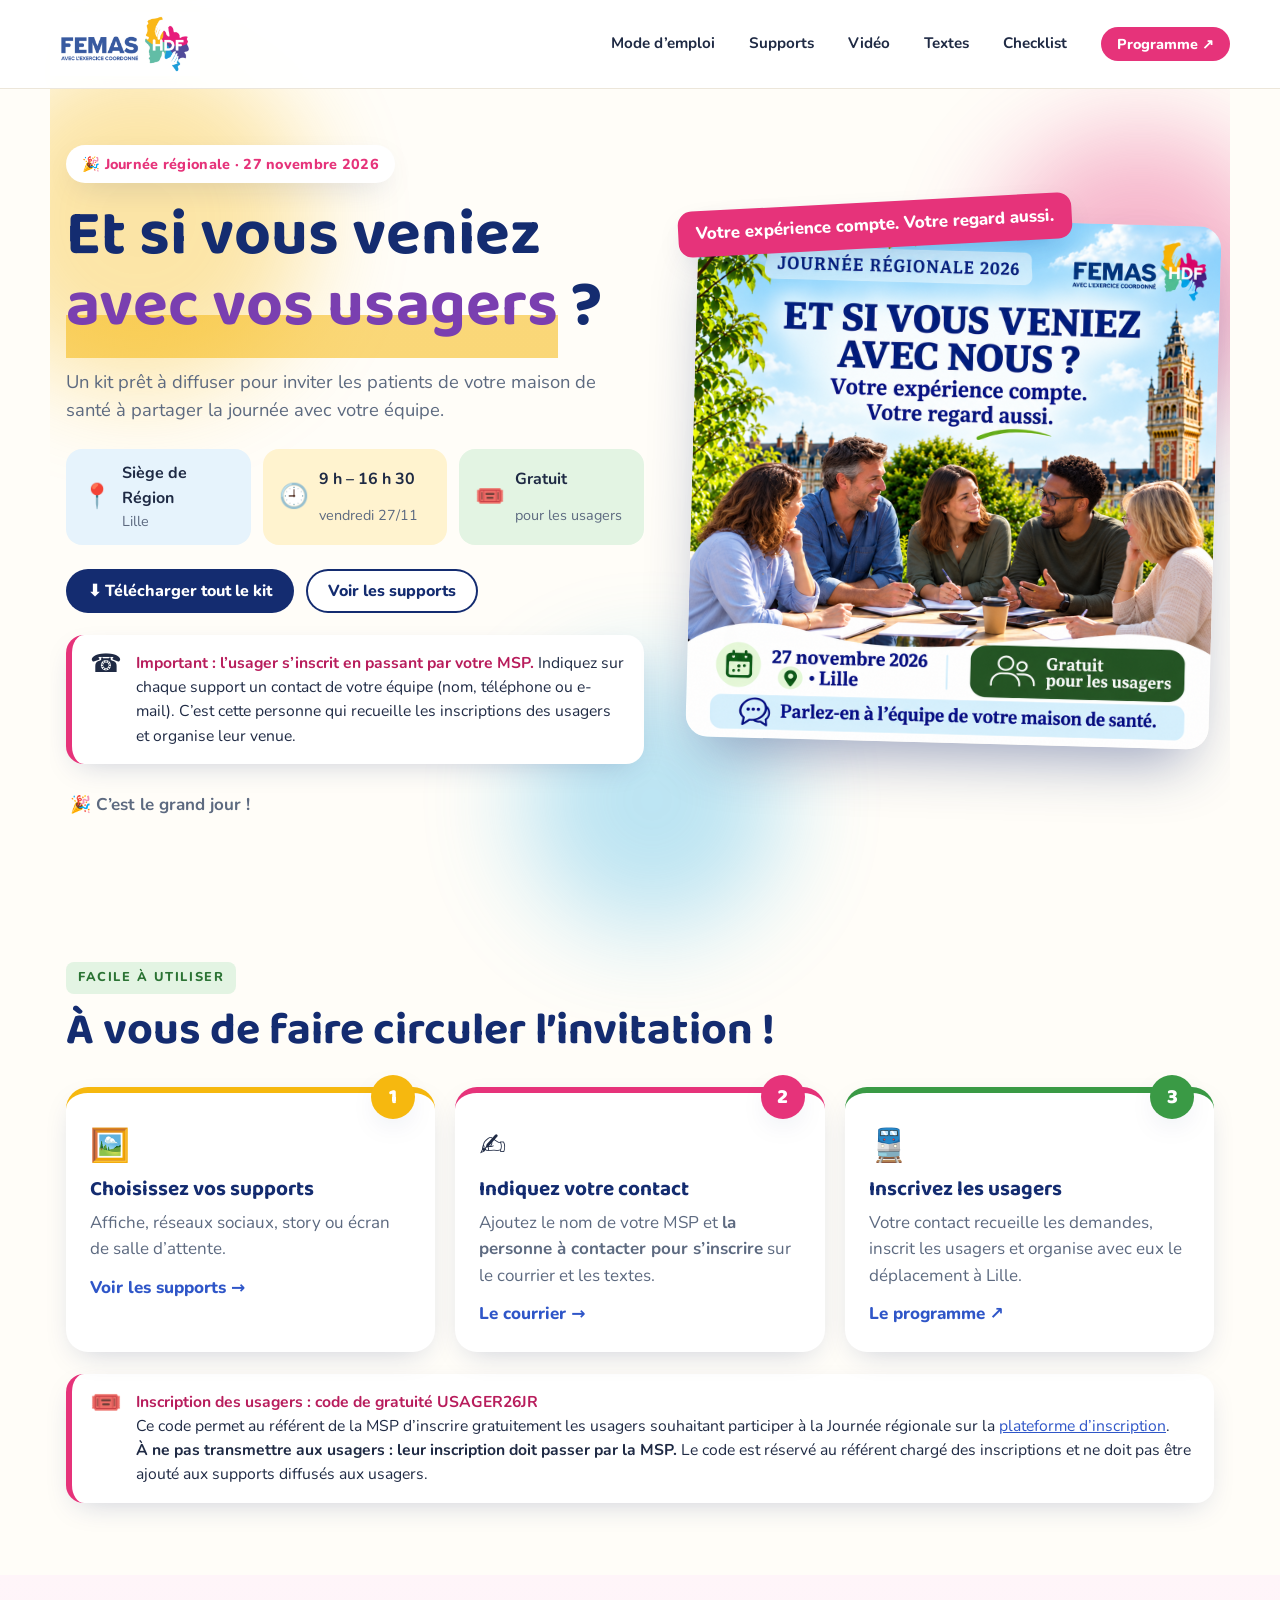
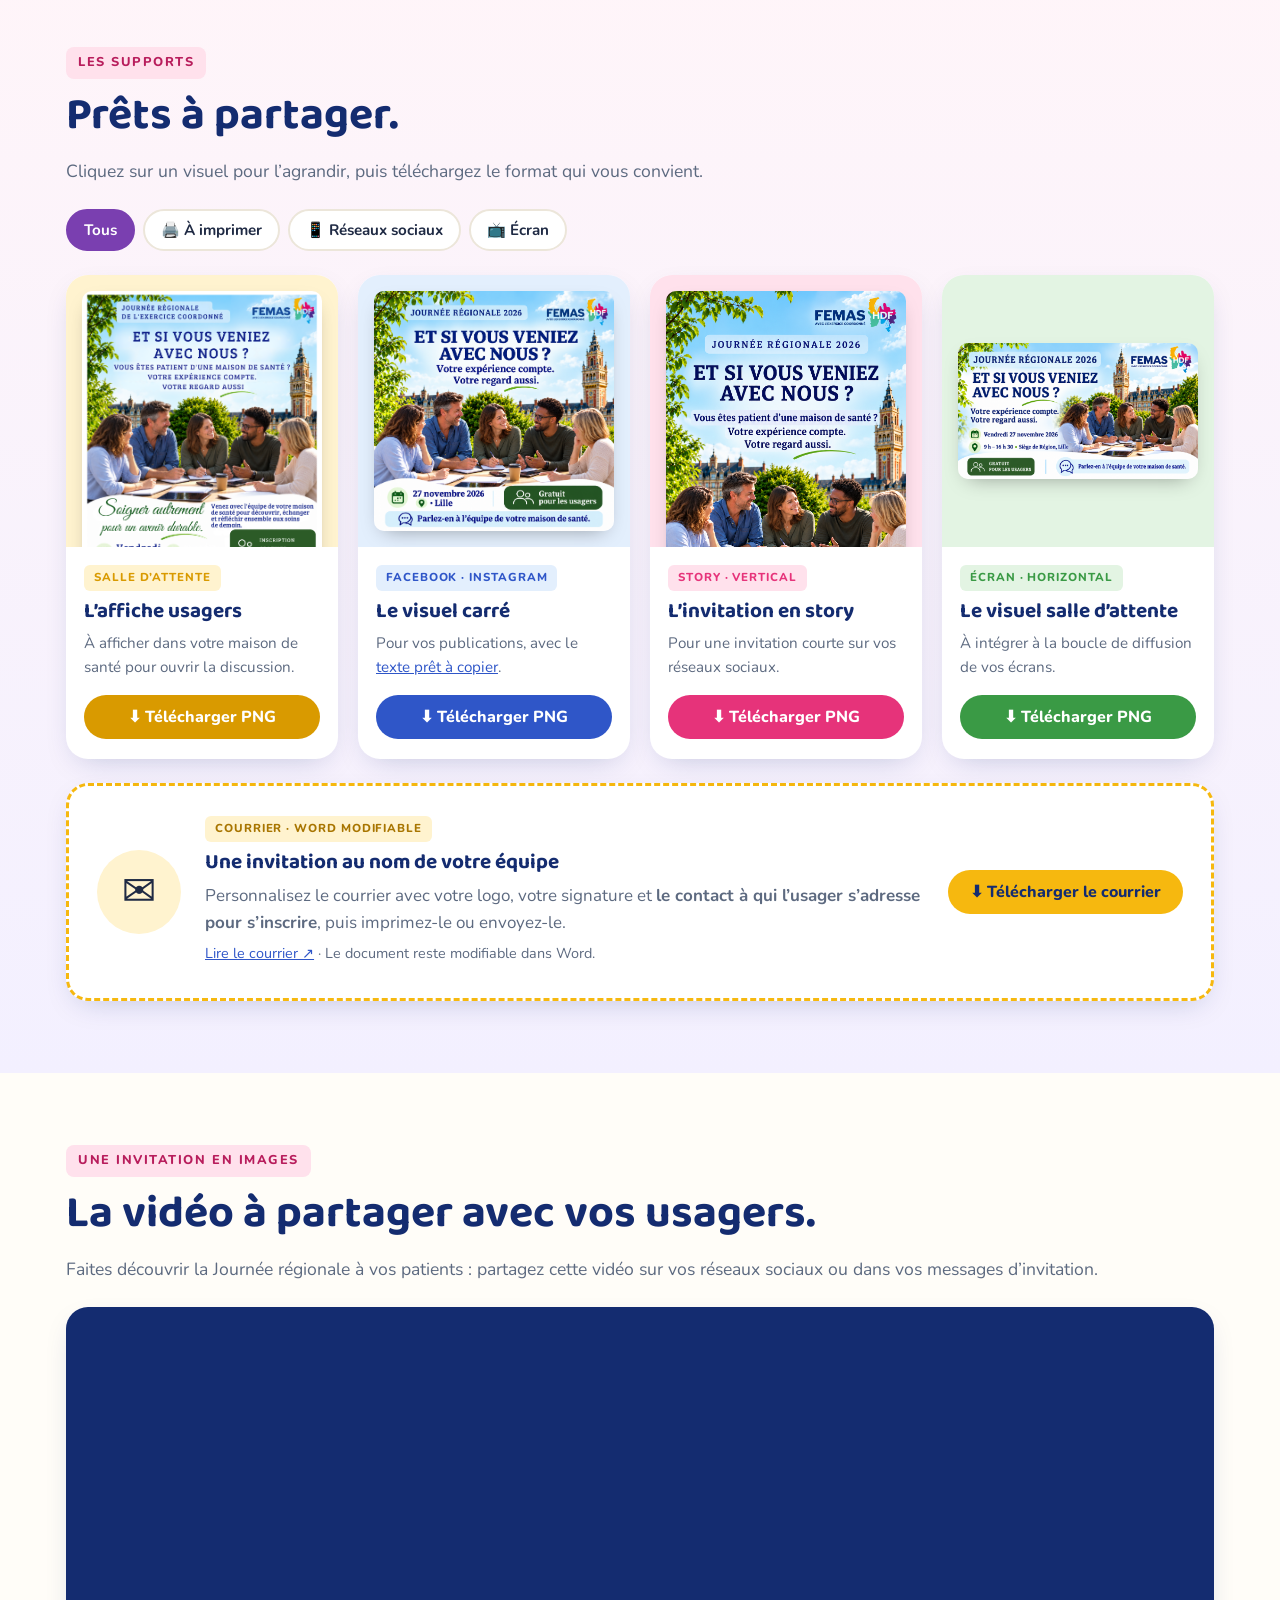
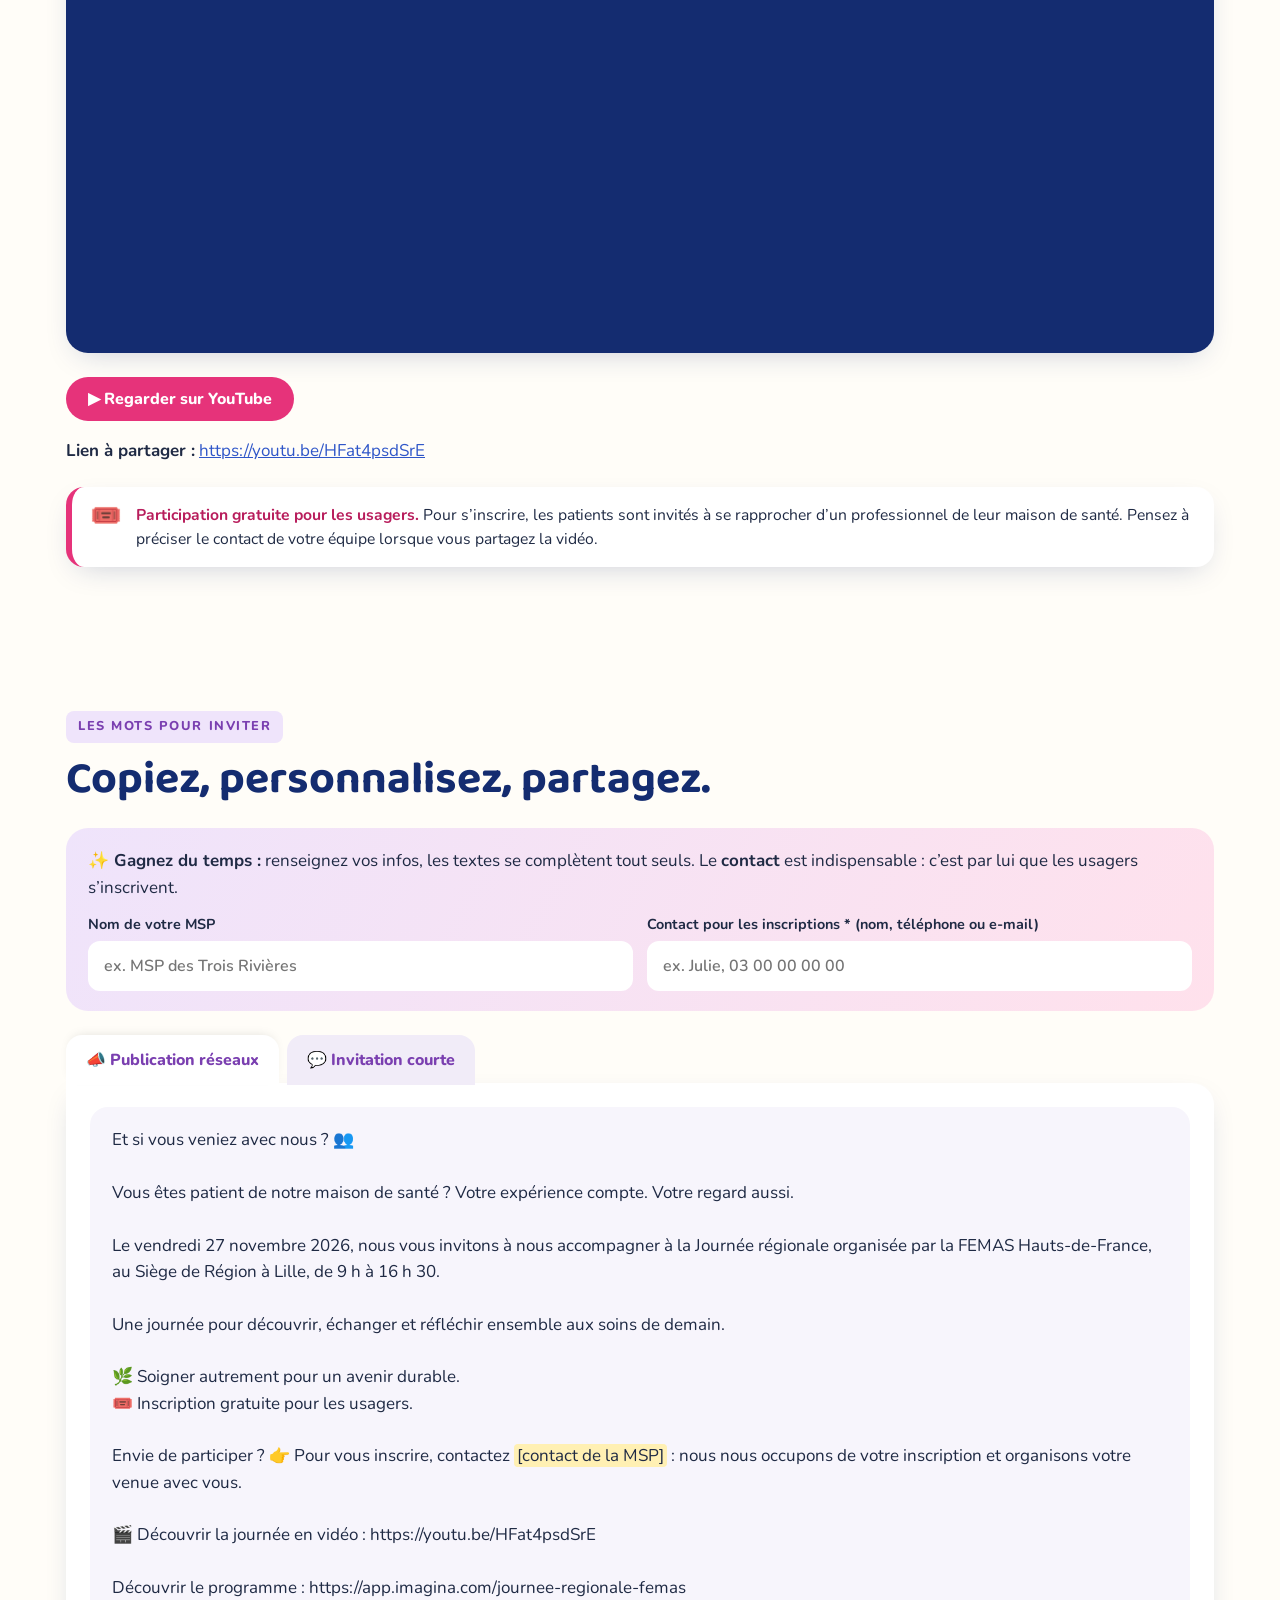
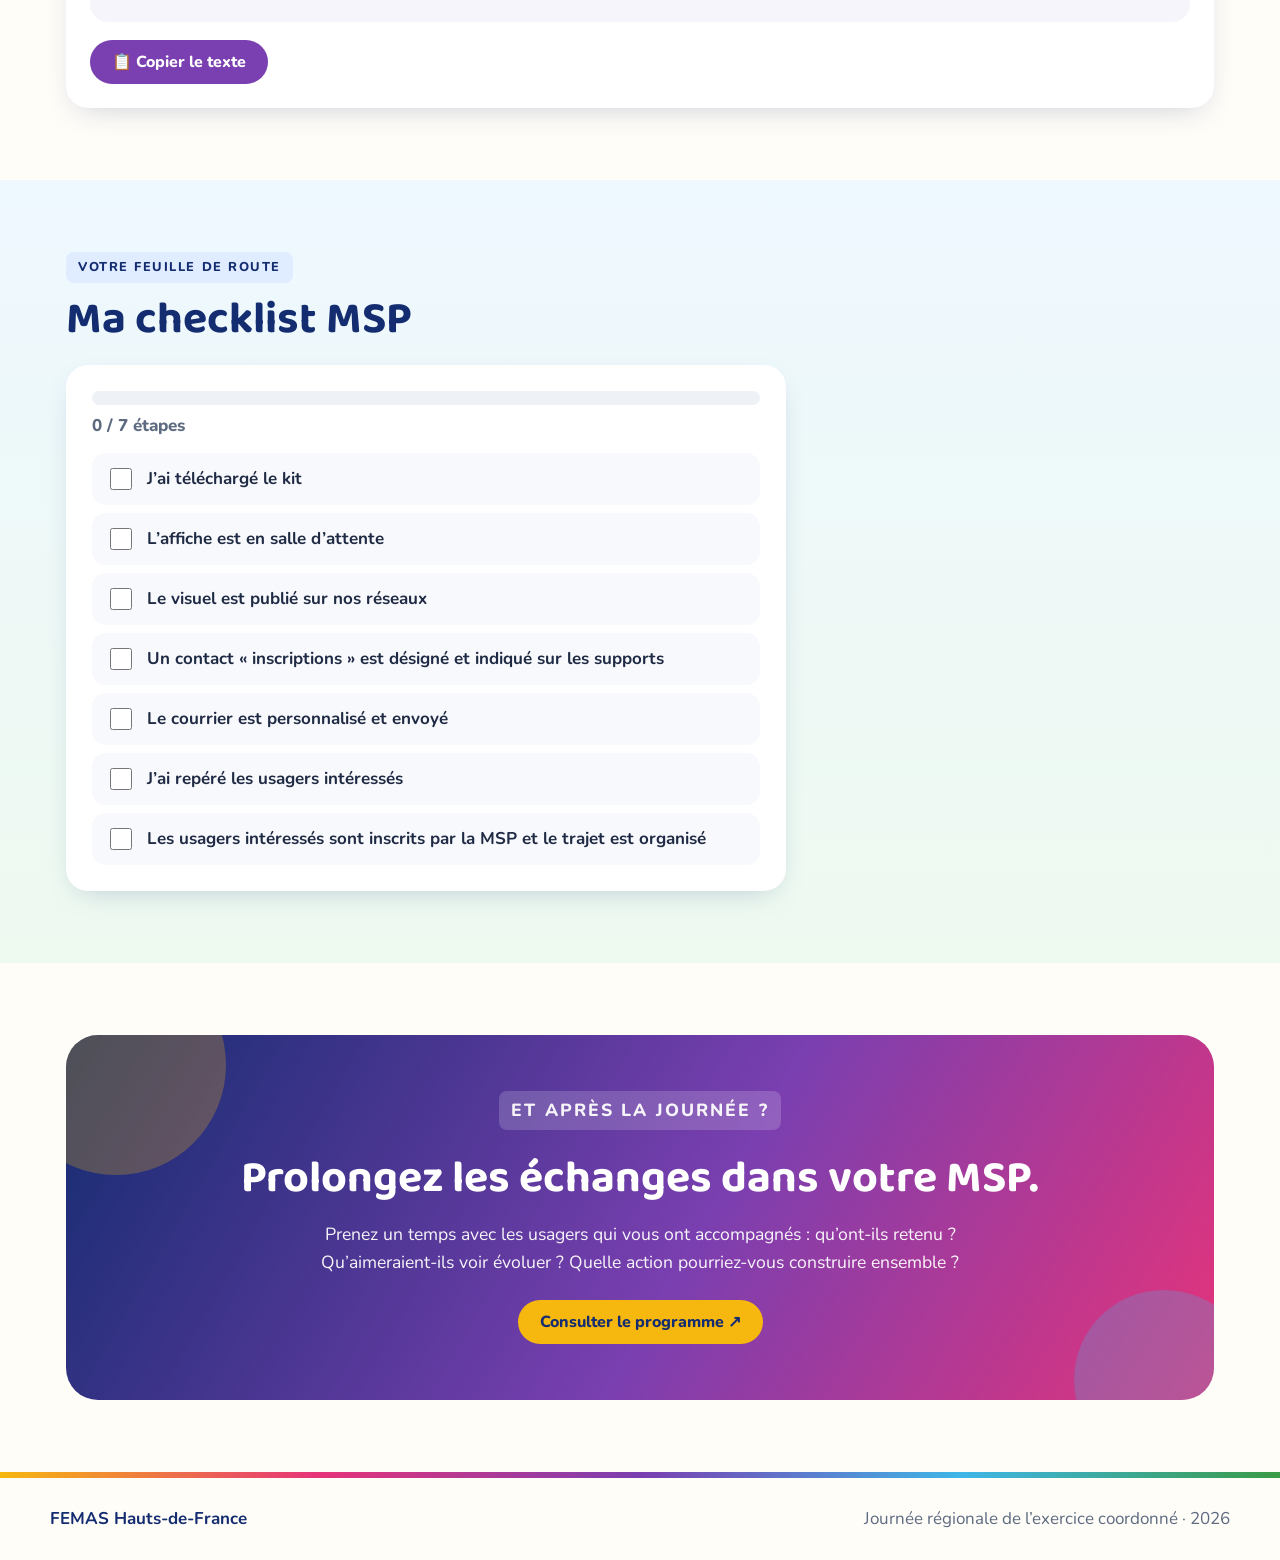
<file: index.html>
<!doctype html>
<html lang="fr">
<head>
  <meta charset="utf-8">
  <meta name="viewport" content="width=device-width,initial-scale=1">
  <meta name="description" content="Le kit FEMAS Hauts-de-France pour inviter les usagers des maisons de santé à la Journée régionale du 27 novembre 2026 à Lille.">
  <title>Kit de communication usagers · Journée régionale 2026</title>
  <link rel="preconnect" href="https://fonts.googleapis.com">
  <link rel="preconnect" href="https://fonts.gstatic.com" crossorigin>
  <link href="https://fonts.googleapis.com/css2?family=Baloo+2:wght@600;700;800&family=Nunito:wght@400;600;700;800&display=swap" rel="stylesheet">
  <link rel="stylesheet" href="style.css?v=2">
</head>
<body>

<header class="topbar">
  <a class="brand" href="#accueil"><img src="logo-femas.png" alt="FEMAS Hauts-de-France — Avec l’exercice coordonné"></a>
  <nav class="nav" aria-label="Sections du kit">
    <a href="#etapes">Mode d’emploi</a>
    <a href="#supports">Supports</a>
    <a href="#video">Vidéo</a>
    <a href="#textes">Textes</a>
    <a href="#checklist">Checklist</a>
  </nav>
  <a class="btn btn-pink btn-sm" href="https://app.imagina.com/journee-regionale-femas" target="_blank" rel="noopener">Programme ↗</a>
</header>

<main id="accueil">

  <!-- HERO -->
  <section class="hero">
    <span class="blob b1" aria-hidden="true"></span>
    <span class="blob b2" aria-hidden="true"></span>
    <span class="blob b3" aria-hidden="true"></span>
    <div class="hero-copy">
      <p class="pill">🎉 Journée régionale · 27 novembre 2026</p>
      <h1>Et si vous veniez <span class="hl">avec vos usagers</span>&nbsp;?</h1>
      <p class="intro">Un kit prêt à diffuser pour inviter les patients de votre maison de santé à partager la journée avec votre équipe.</p>
      <ul class="facts">
        <li class="f-blue"><span>📍</span><b>Siège de Région</b>Lille</li>
        <li class="f-yellow"><span>🕘</span><b>9 h – 16 h 30</b>vendredi 27/11</li>
        <li class="f-green"><span>🎟️</span><b>Gratuit</b>pour les usagers</li>
      </ul>
      <div class="cta-row">
        <a class="btn btn-blue" href="kit-complet.zip" download>⬇ Télécharger tout le kit</a>
        <a class="btn btn-ghost" href="#supports">Voir les supports</a>
      </div>
      <div class="callout">
        <span class="callout-ico" aria-hidden="true">☎️</span>
        <p><b>Important : l’usager s’inscrit en passant par votre MSP.</b> Indiquez sur chaque support un contact de votre équipe (nom, téléphone ou e-mail). C’est cette personne qui recueille les inscriptions des usagers et organise leur venue.</p>
      </div>
      <div class="countdown" id="countdown" aria-live="polite">
        <div><b data-cd="d">–</b><small>jours</small></div>
        <div><b data-cd="h">–</b><small>heures</small></div>
        <div><b data-cd="m">–</b><small>minutes</small></div>
        <p>avant la Journée régionale</p>
      </div>
    </div>
    <figure class="hero-art">
      <button class="zoom" data-src="reseaux-sociaux.png" data-title="Visuel carré · réseaux sociaux" aria-label="Agrandir le visuel">
        <img src="reseaux-sociaux.png" alt="Visuel de la Journée régionale 2026 : cinq personnes échangent autour d’une table à Lille.">
      </button>
      <figcaption>Votre expérience compte. Votre regard aussi.</figcaption>
    </figure>
  </section>

  <!-- ETAPES -->
  <section class="section" id="etapes" aria-labelledby="t-etapes">
    <p class="kicker k-green">Facile à utiliser</p>
    <h2 id="t-etapes">À vous de faire circuler l’invitation&nbsp;!</h2>
    <ol class="steps">
      <li class="s1"><span class="num">1</span><span class="ico" aria-hidden="true">🖼️</span><h3>Choisissez vos supports</h3><p>Affiche, réseaux sociaux, story ou écran de salle d’attente.</p><a href="#supports">Voir les supports →</a></li>
      <li class="s2"><span class="num">2</span><span class="ico" aria-hidden="true">✍️</span><h3>Indiquez votre contact</h3><p>Ajoutez le nom de votre MSP et <b>la personne à contacter pour s’inscrire</b> sur le courrier et les textes.</p><a href="#courrier">Le courrier →</a></li>
      <li class="s3"><span class="num">3</span><span class="ico" aria-hidden="true">🚆</span><h3>Inscrivez les usagers</h3><p>Votre contact recueille les demandes, inscrit les usagers et organise avec eux le déplacement à Lille.</p><a href="https://app.imagina.com/journee-regionale-femas" target="_blank" rel="noopener">Le programme ↗</a></li>
    </ol>
    <div class="callout">
      <span class="callout-ico" aria-hidden="true">🎟️</span>
      <div>
        <p><b>Inscription des usagers : code de gratuité USAGER26JR</b></p>
        <p>Ce code permet au référent de la MSP d’inscrire gratuitement les usagers souhaitant participer à la Journée régionale sur la <a href="https://app.imagina.com/journee-regionale-femas" target="_blank" rel="noopener">plateforme d’inscription</a>.</p>
        <p><strong>À ne pas transmettre aux usagers : leur inscription doit passer par la MSP.</strong> Le code est réservé au référent chargé des inscriptions et ne doit pas être ajouté aux supports diffusés aux usagers.</p>
      </div>
    </div>
  </section>

  <!-- SUPPORTS -->
  <section class="section tinted" id="supports" aria-labelledby="t-supports">
    <p class="kicker k-pink">Les supports</p>
    <h2 id="t-supports">Prêts à partager.</h2>
    <p class="lead">Cliquez sur un visuel pour l’agrandir, puis téléchargez le format qui vous convient.</p>

    <div class="filters" role="group" aria-label="Filtrer les supports">
      <button class="chip active" data-filter="all">Tous</button>
      <button class="chip" data-filter="print">🖨️ À imprimer</button>
      <button class="chip" data-filter="web">📱 Réseaux sociaux</button>
      <button class="chip" data-filter="screen">📺 Écran</button>
    </div>

    <div class="grid">
      <article class="card c-yellow" data-cat="print">
        <button class="preview portrait zoom" data-src="affiche.png" data-title="L’affiche usagers" aria-label="Agrandir l’affiche usagers"><img src="affiche.png" loading="lazy" alt="Affiche usagers de la Journée régionale 2026"><span class="eye">🔍 Agrandir</span></button>
        <div class="card-body"><span class="tag">Salle d’attente</span><h3>L’affiche usagers</h3><p>À afficher dans votre maison de santé pour ouvrir la discussion.</p>
          <a class="btn btn-dl" href="affiche.png" download="Affiche-JR2026-usagers.png">⬇ Télécharger PNG</a></div>
      </article>
      <article class="card c-blue" data-cat="web">
        <button class="preview zoom" data-src="reseaux-sociaux.png" data-title="Le visuel carré" aria-label="Agrandir le visuel carré"><img src="reseaux-sociaux.png" loading="lazy" alt="Visuel carré pour les réseaux sociaux"><span class="eye">🔍 Agrandir</span></button>
        <div class="card-body"><span class="tag">Facebook · Instagram</span><h3>Le visuel carré</h3><p>Pour vos publications, avec le <a href="#textes">texte prêt à copier</a>.</p>
          <a class="btn btn-dl" href="reseaux-sociaux.png" download="JR2026-usagers-reseaux-sociaux.png">⬇ Télécharger PNG</a></div>
      </article>
      <article class="card c-pink" data-cat="web">
        <button class="preview portrait zoom" data-src="story.png" data-title="L’invitation en story" aria-label="Agrandir la story"><img src="story.png" loading="lazy" alt="Story verticale d’invitation des usagers"><span class="eye">🔍 Agrandir</span></button>
        <div class="card-body"><span class="tag">Story · vertical</span><h3>L’invitation en story</h3><p>Pour une invitation courte sur vos réseaux sociaux.</p>
          <a class="btn btn-dl" href="story.png" download="JR2026-usagers-story.png">⬇ Télécharger PNG</a></div>
      </article>
      <article class="card c-green" data-cat="screen">
        <button class="preview landscape zoom" data-src="ecran.png" data-title="Le visuel salle d’attente" aria-label="Agrandir le visuel écran"><img src="ecran.png" loading="lazy" alt="Visuel horizontal pour les écrans de salle d’attente"><span class="eye">🔍 Agrandir</span></button>
        <div class="card-body"><span class="tag">Écran · horizontal</span><h3>Le visuel salle d’attente</h3><p>À intégrer à la boucle de diffusion de vos écrans.</p>
          <a class="btn btn-dl" href="ecran.png" download="JR2026-usagers-ecran.png">⬇ Télécharger PNG</a></div>
      </article>
    </div>

    <article class="letter" id="courrier" data-cat="print">
      <div class="letter-icon" aria-hidden="true">✉️</div>
      <div class="letter-txt">
        <span class="tag">Courrier · Word modifiable</span>
        <h3>Une invitation au nom de votre équipe</h3>
        <p>Personnalisez le courrier avec votre logo, votre signature et <b>le contact à qui l’usager s’adresse pour s’inscrire</b>, puis imprimez-le ou envoyez-le.</p>
        <p class="small"><a href="courrier.html" target="_blank" rel="noopener">Lire le courrier ↗</a> · Le document reste modifiable dans Word.</p>
      </div>
      <a class="btn btn-yellow" href="courrier-usagers.docx" download="Courrier-usagers-MSP.docx">⬇ Télécharger le courrier</a>
    </article>
  </section>

  <!-- VIDEO -->
  <section class="section" id="video" aria-labelledby="t-video">
    <p class="kicker k-pink">Une invitation en images</p>
    <h2 id="t-video">La vidéo à partager avec vos usagers.</h2>
    <p class="lead">Faites découvrir la Journée régionale à vos patients : partagez cette vidéo sur vos réseaux sociaux ou dans vos messages d’invitation.</p>
    <div style="aspect-ratio:16/9;overflow:hidden;border-radius:22px;background:#142c70;box-shadow:var(--shadow);margin:24px 0">
      <iframe src="https://www.youtube-nocookie.com/embed/HFat4psdSrE" title="Vidéo de promotion de la Journée régionale FEMAS Hauts-de-France à destination des usagers" loading="lazy" referrerpolicy="strict-origin-when-cross-origin" allow="accelerometer; autoplay; clipboard-write; encrypted-media; gyroscope; picture-in-picture; web-share" allowfullscreen style="display:block;width:100%;height:100%;border:0"></iframe>
    </div>
    <div class="cta-row">
      <a class="btn btn-pink" href="https://youtu.be/HFat4psdSrE" target="_blank" rel="noopener">▶ Regarder sur YouTube</a>
    </div>
    <p><b>Lien à partager :</b> <a href="https://youtu.be/HFat4psdSrE" target="_blank" rel="noopener">https://youtu.be/HFat4psdSrE</a></p>
    <div class="callout">
      <span class="callout-ico" aria-hidden="true">🎟️</span>
      <p><b>Participation gratuite pour les usagers.</b> Pour s’inscrire, les patients sont invités à se rapprocher d’un professionnel de leur maison de santé. Pensez à préciser le contact de votre équipe lorsque vous partagez la vidéo.</p>
    </div>
  </section>

  <!-- TEXTES -->
  <section class="section" id="textes" aria-labelledby="t-textes">
    <p class="kicker k-purple">Les mots pour inviter</p>
    <h2 id="t-textes">Copiez, personnalisez, partagez.</h2>

    <div class="personalize">
      <p><b>✨ Gagnez du temps :</b> renseignez vos infos, les textes se complètent tout seuls. Le <b>contact</b> est indispensable : c’est par lui que les usagers s’inscrivent.</p>
      <div class="fields">
        <label>Nom de votre MSP<input id="in-msp" type="text" placeholder="ex. MSP des Trois Rivières" autocomplete="organization"></label>
        <label>Contact pour les inscriptions * (nom, téléphone ou e-mail)<input id="in-contact" required type="text" placeholder="ex. Julie, 03 00 00 00 00"></label>
      </div>
    </div>

    <div class="tabs" role="tablist" aria-label="Choix du texte">
      <button role="tab" id="tab-pub" aria-controls="panel-pub" aria-selected="true" class="tab active">📣 Publication réseaux</button>
      <button role="tab" id="tab-msg" aria-controls="panel-msg" aria-selected="false" class="tab" tabindex="-1">💬 Invitation courte</button>
    </div>

    <div class="panel" role="tabpanel" id="panel-pub" aria-labelledby="tab-pub">
      <div class="bubble"><p class="copy-text" id="publication">Et si vous veniez avec nous ? 👥<br><br>Vous êtes patient de notre maison de santé ? Votre expérience compte. Votre regard aussi.<br><br>Le vendredi 27 novembre 2026, nous vous invitons à nous accompagner à la Journée régionale organisée par la FEMAS Hauts-de-France, au Siège de Région à Lille, de 9 h à 16 h 30.<br><br>Une journée pour découvrir, échanger et réfléchir ensemble aux soins de demain.<br><br>🌿 Soigner autrement pour un avenir durable.<br>🎟️ Inscription gratuite pour les usagers.<br><br>Envie de participer ? 👉 Pour vous inscrire, contactez <mark data-field="contact">[contact de la MSP]</mark> : nous nous occupons de votre inscription et organisons votre venue avec vous.<br><br>🎬 Découvrir la journée en vidéo : https://youtu.be/HFat4psdSrE<br><br>Découvrir le programme : https://app.imagina.com/journee-regionale-femas</p></div>
      <button class="btn btn-purple" data-copy="publication">📋 Copier le texte</button>
    </div>

    <div class="panel" role="tabpanel" id="panel-msg" aria-labelledby="tab-msg" hidden>
      <div class="bubble"><p class="copy-text" id="message">Bonjour,<br><br>Notre équipe vous propose de l’accompagner à la Journée régionale de la FEMAS Hauts-de-France, le 27 novembre 2026 à Lille, de 9 h à 16 h 30.<br><br>Votre expérience de patient a toute sa place dans les échanges sur les soins de demain. L’inscription est gratuite pour les usagers.<br><br>Pour vous inscrire, il vous suffit de contacter <mark data-field="contact">[nom et coordonnées]</mark> : nous nous chargeons de votre inscription et échangerons avec vous sur le programme et l’organisation de votre venue.<br><br>L’équipe de <mark data-field="msp">[nom de la MSP]</mark></p></div>
      <button class="btn btn-purple" data-copy="message">📋 Copier le texte</button>
    </div>
  </section>

  <!-- CHECKLIST -->
  <section class="section tinted-2" id="checklist" aria-labelledby="t-check">
    <p class="kicker k-blue">Votre feuille de route</p>
    <h2 id="t-check">Ma checklist MSP</h2>
    <div class="check-wrap">
      <div class="progress" aria-hidden="true"><span id="progress-bar"></span></div>
      <p class="progress-label" id="progress-label">0 / 7 étapes</p>
      <ul class="checks">
        <li><label><input type="checkbox" data-k="1"><span>J’ai téléchargé le kit</span></label></li>
        <li><label><input type="checkbox" data-k="2"><span>L’affiche est en salle d’attente</span></label></li>
        <li><label><input type="checkbox" data-k="3"><span>Le visuel est publié sur nos réseaux</span></label></li>
        <li><label><input type="checkbox" data-k="4"><span>Un contact « inscriptions » est désigné et indiqué sur les supports</span></label></li>
        <li><label><input type="checkbox" data-k="7"><span>Le courrier est personnalisé et envoyé</span></label></li>
        <li><label><input type="checkbox" data-k="5"><span>J’ai repéré les usagers intéressés</span></label></li>
        <li><label><input type="checkbox" data-k="6"><span>Les usagers intéressés sont inscrits par la MSP et le trajet est organisé</span></label></li>
      </ul>
      <p class="done" id="done-msg" hidden>🎉 Bravo&nbsp;! Votre MSP est prête pour le 27 novembre.</p>
    </div>
  </section>

  <!-- CLOSING -->
  <section class="closing">
    <p class="kicker k-white">Et après la journée&nbsp;?</p>
    <h2>Prolongez les échanges dans votre MSP.</h2>
    <p>Prenez un temps avec les usagers qui vous ont accompagnés : qu’ont-ils retenu&nbsp;? Qu’aimeraient-ils voir évoluer&nbsp;? Quelle action pourriez-vous construire ensemble&nbsp;?</p>
    <a class="btn btn-yellow" href="https://app.imagina.com/journee-regionale-femas" target="_blank" rel="noopener">Consulter le programme ↗</a>
  </section>
</main>

<footer><strong>FEMAS Hauts-de-France</strong><span>Journée régionale de l’exercice coordonné · 2026</span></footer>

<dialog class="lightbox" id="lightbox" aria-label="Aperçu du visuel">
  <button class="lb-close" aria-label="Fermer">✕</button>
  <img id="lb-img" alt="">
  <div class="lb-bar"><span id="lb-title"></span><a id="lb-dl" class="btn btn-pink btn-sm" download>⬇ Télécharger</a></div>
</dialog>

<div class="toast" id="toast" role="status" aria-live="polite"></div>
<script src="script.js?v=2"></script>
</body>
</html>
</file>
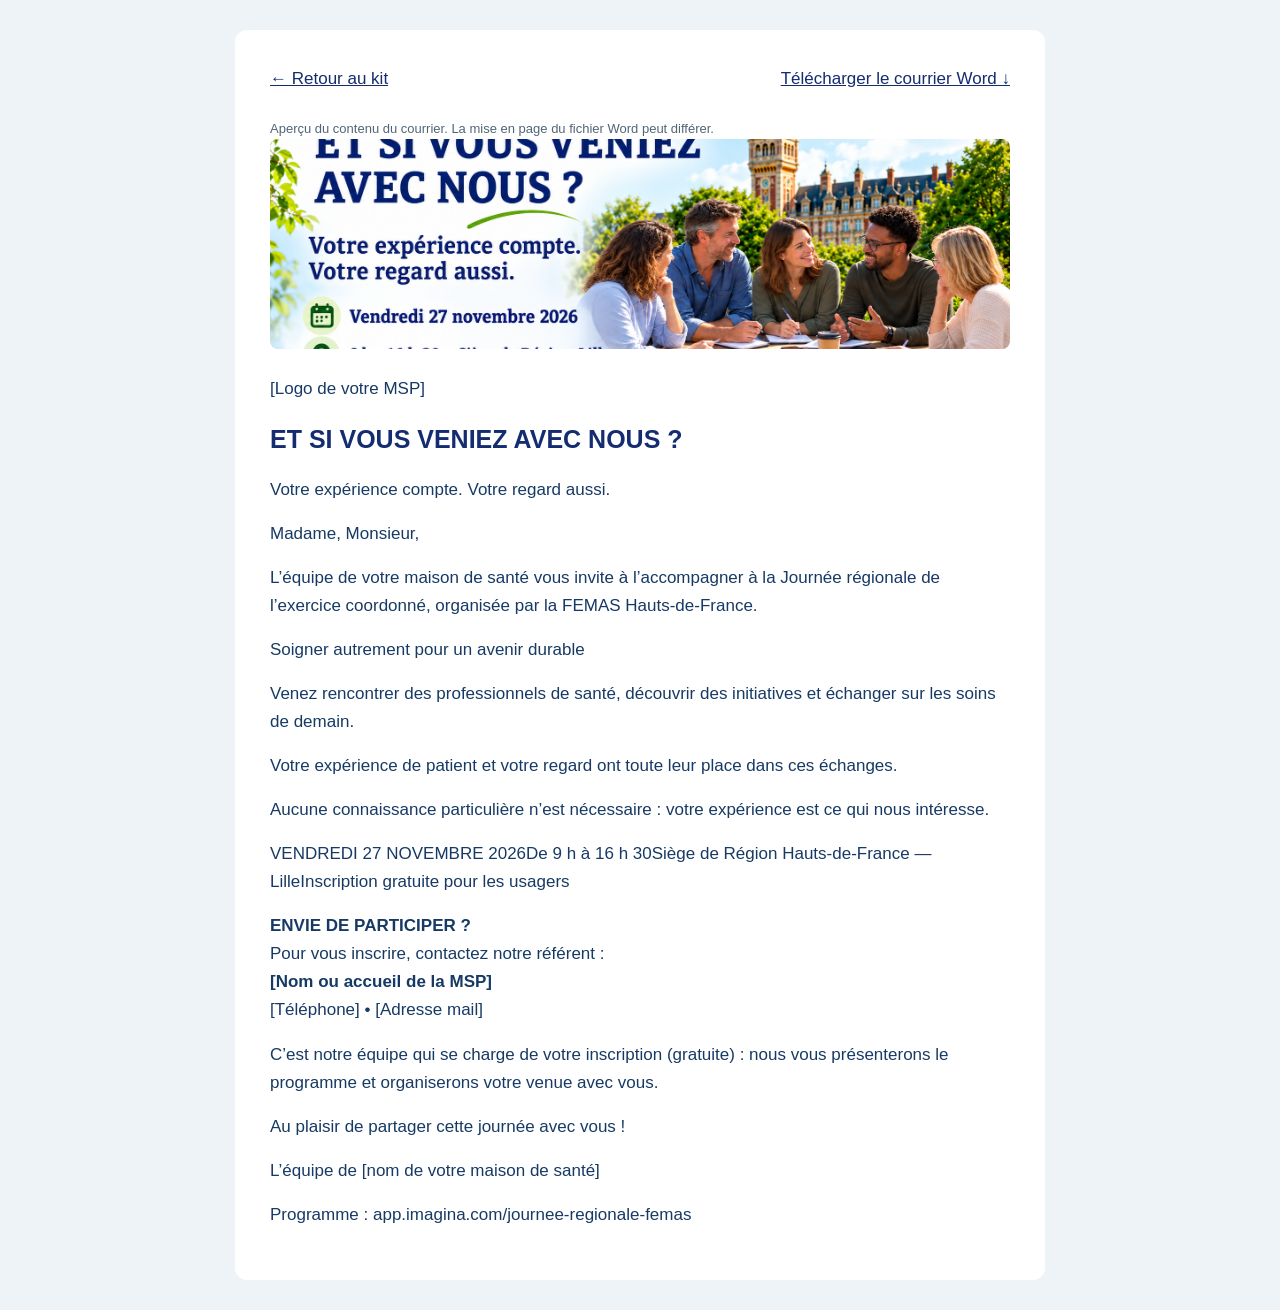
<file: courrier.html>
<!doctype html><html lang="fr"><meta charset="utf-8"><meta name="viewport" content="width=device-width,initial-scale=1"><title>Lire le courrier d’invitation</title><style>body{font:17px/1.65 Arial,sans-serif;background:#edf3f6;color:#173a64;margin:0;padding:30px 18px}main{max-width:740px;background:white;padding:35px;margin:auto;border-radius:12px}img{width:100%;max-height:210px;object-fit:cover;border-radius:8px}a{color:#142c70}.notice{font-size:13px;color:#526576}p{margin:16px 0}p:nth-of-type(2){font-weight:bold;font-size:25px;color:#142c70}nav{display:flex;justify-content:space-between;gap:15px;flex-wrap:wrap;margin-bottom:25px}@media(max-width:500px){main{padding:22px}body{font-size:16px}}</style><main><nav><a href="index.html#supports">← Retour au kit</a><a href="courrier-usagers.docx" download>Télécharger le courrier Word ↓</a></nav><div class="notice">Aperçu du contenu du courrier. La mise en page du fichier Word peut différer.</div><img src="ecran.png" alt="Invitation à la Journée régionale 2026"><p>[Logo de votre MSP]</p>
<p>ET SI VOUS VENIEZ AVEC NOUS ?</p>
<p>Votre expérience compte. Votre regard aussi.</p>
<p>Madame, Monsieur,</p>
<p>L’équipe de votre maison de santé vous invite à l’accompagner à la Journée régionale de l’exercice coordonné, organisée par la FEMAS Hauts-de-France.</p>
<p>Soigner autrement pour un avenir durable</p>
<p>Venez rencontrer des professionnels de santé, découvrir des initiatives et échanger sur les soins de demain.</p>
<p>Votre expérience de patient et votre regard ont toute leur place dans ces échanges.</p>
<p>Aucune connaissance particulière n’est nécessaire : votre expérience est ce qui nous intéresse.</p>
<p>VENDREDI 27 NOVEMBRE 2026De 9 h à 16 h 30Siège de Région Hauts-de-France — LilleInscription gratuite pour les usagers</p>
<p><strong>ENVIE DE PARTICIPER ?</strong><br>Pour vous inscrire, contactez notre référent :<br><strong>[Nom ou accueil de la MSP]</strong><br>[Téléphone] • [Adresse mail]</p>
<p>C’est notre équipe qui se charge de votre inscription (gratuite) : nous vous présenterons le programme et organiserons votre venue avec vous.</p>
<p>Au plaisir de partager cette journée avec vous !</p>
<p>L’équipe de [nom de votre maison de santé]</p>
<p>Programme : app.imagina.com/journee-regionale-femas    </p></main></html>
</file>
<file: style.css>
:root{
  --blue:#142c70; --blue-2:#2f56c8; --sky:#3fb6e8;
  --pink:#e6337a; --purple:#7a3fb0; --yellow:#f6b80f; --green:#3a9a45; --green-d:#2b7334;
  --ink:#1f2a44; --muted:#5d6a80; --bg:#fffdf8; --card:#fff; --line:#ece6da;
  --radius:22px; --shadow:0 10px 30px -12px rgba(20,44,112,.25);
}
*{box-sizing:border-box}
html{overflow-x:clip;scroll-behavior:smooth;scroll-padding-top:90px}
body{margin:0;font-family:Nunito,system-ui,-apple-system,Segoe UI,Roboto,sans-serif;color:var(--ink);background:var(--bg);line-height:1.55;font-size:17px;overflow-x:hidden}
img{max-width:100%;display:block}
a{color:var(--blue-2)}
h1,h2,h3{font-family:"Baloo 2",Nunito,sans-serif;line-height:1.1;margin:0 0 .4em;color:var(--blue)}
h2{font-size:clamp(1.9rem,4vw,2.8rem)}
h3{font-size:1.3rem}
:focus-visible{outline:3px solid var(--yellow);outline-offset:3px;border-radius:8px}

/* Topbar */
.topbar{position:sticky;top:0;z-index:20;display:flex;align-items:center;gap:20px;padding:12px max(16px,calc((100vw - 1180px)/2));background:rgba(255,255,255,.95);backdrop-filter:blur(10px);border-bottom:1px solid var(--line)}
.brand{flex:none;display:block}
.brand img{width:150px;height:64px;max-width:none;object-fit:cover}
.nav{display:flex;gap:6px;margin-left:auto}
.nav a{padding:8px 14px;border-radius:999px;text-decoration:none;color:var(--ink);font-weight:700;font-size:.95rem}
.nav a:hover{background:#f1ecff;color:var(--purple)}

/* Buttons */
.btn{display:inline-flex;align-items:center;gap:8px;padding:14px 22px;border-radius:999px;border:0;font:800 1rem/1 Nunito,sans-serif;text-decoration:none;cursor:pointer;transition:transform .15s,box-shadow .15s,background .15s;white-space:nowrap}
.btn:hover{transform:translateY(-2px);box-shadow:0 8px 18px -8px rgba(0,0,0,.35)}
.btn-sm{padding:10px 16px;font-size:.9rem}
.btn-blue{background:var(--blue);color:#fff}
.btn-pink{background:var(--pink);color:#fff}
.btn-purple{background:var(--purple);color:#fff}
.btn-yellow{background:var(--yellow);color:var(--blue)}
.btn-ghost{background:#fff;color:var(--blue);box-shadow:inset 0 0 0 2px var(--blue)}
.btn-dl{background:var(--accent);color:#fff;width:100%;justify-content:center;margin-top:auto}

/* Hero */
.hero{position:relative;isolation:isolate;overflow-x:clip;display:grid;grid-template-columns:1.05fr .95fr;gap:48px;align-items:center;max-width:1180px;margin:0 auto;padding:56px 16px 72px}
.blob{position:absolute;border-radius:50%;filter:blur(50px);opacity:.35;z-index:-1}
.b1{width:340px;height:340px;background:var(--yellow);top:-40px;left:-80px}
.b2{width:300px;height:300px;background:var(--pink);right:-60px;top:40px}
.b3{width:260px;height:260px;background:var(--sky);left:40%;bottom:-40px}
.pill{display:inline-block;margin:0 0 18px;padding:8px 16px;border-radius:999px;background:#fff;box-shadow:var(--shadow);font-weight:800;color:var(--pink);font-size:.9rem;letter-spacing:.02em}
h1{font-size:clamp(2.4rem,5.6vw,4rem)}
.hl{background:linear-gradient(transparent 58%,rgba(246,184,15,.55) 58%);color:var(--purple)}
.intro{font-size:1.15rem;color:var(--muted);max-width:34em}
.facts{list-style:none;display:flex;flex-wrap:wrap;gap:12px;padding:0;margin:24px 0}
.facts li{display:grid;grid-template-columns:auto 1fr;column-gap:10px;align-items:center;padding:12px 16px;border-radius:16px;font-size:.9rem;color:var(--muted);min-width:150px;flex:1}
.facts li span{grid-row:span 2;font-size:1.5rem}
.facts li b{color:var(--ink);font-size:1rem}
.f-blue{background:#e6f3fc}.f-yellow{background:#fff3cf}.f-green{background:#e3f4e3}
.cta-row{display:flex;flex-wrap:wrap;gap:12px}
.countdown{display:flex;align-items:center;flex-wrap:wrap;gap:10px;margin-top:28px}
.countdown div{background:var(--blue);color:#fff;border-radius:14px;padding:8px 14px;text-align:center;min-width:70px}
.countdown b{display:block;font:800 1.6rem/1 "Baloo 2",sans-serif}
.countdown small{font-size:.75rem;opacity:.8}
.countdown p{margin:0 0 0 4px;font-weight:700;color:var(--muted)}
.hero-art{margin:0;position:relative}
.hero-art .zoom{border:0;padding:0;background:none;cursor:zoom-in;border-radius:var(--radius);overflow:hidden;box-shadow:0 30px 60px -20px rgba(20,44,112,.45);transform:rotate(1.5deg);transition:transform .3s;display:block;width:100%}
.hero-art .zoom:hover{transform:rotate(0) scale(1.01)}
.hero-art figcaption{position:absolute;left:-14px;top:-18px;background:var(--pink);color:#fff;font-weight:800;padding:10px 18px;border-radius:14px;transform:rotate(-3deg);box-shadow:var(--shadow)}

/* Callout inscription */
.callout{display:flex;gap:14px;align-items:flex-start;margin-top:22px;padding:16px 18px;border-radius:18px;background:#fff;border-left:6px solid var(--pink);box-shadow:var(--shadow)}
.callout p{margin:0;font-size:.98rem;color:var(--ink)}
.callout b{color:#b81d5c}
.callout-ico{font-size:1.6rem;line-height:1}

/* Sections */
.section{max-width:1180px;margin:0 auto;padding:72px 16px}
.tinted,.tinted-2{max-width:none;padding-left:max(16px,calc((100vw - 1148px)/2));padding-right:max(16px,calc((100vw - 1148px)/2))}
.tinted{background:linear-gradient(180deg,#fff5f9,#f3f0ff)}
.tinted-2{background:linear-gradient(180deg,#eef8ff,#eefaf0)}
.kicker{display:inline-block;font-weight:800;text-transform:uppercase;letter-spacing:.12em;font-size:.8rem;padding:6px 12px;border-radius:8px;margin:0 0 12px}
.k-green{background:#e3f4e3;color:var(--green-d)}.k-pink{background:#ffe1ec;color:#b81d5c}.k-purple{background:#efe4fb;color:var(--purple)}.k-blue{background:#e0ecff;color:var(--blue)}.k-white{background:rgba(255,255,255,.18);color:#fff}
.lead{color:var(--muted);font-size:1.1rem;margin-top:0}

/* Steps */
.steps{list-style:none;padding:0;margin:32px 0 0;display:grid;grid-template-columns:repeat(3,1fr);gap:20px;counter-reset:s}
.steps li{position:relative;background:var(--card);border-radius:var(--radius);padding:28px 24px 24px;box-shadow:var(--shadow);border-top:6px solid var(--c)}
.steps .s1{--c:var(--yellow)}.steps .s2{--c:var(--pink)}.steps .s3{--c:var(--green)}
.steps .num{position:absolute;top:-18px;right:20px;width:44px;height:44px;border-radius:50%;background:var(--c);color:#fff;display:grid;place-items:center;font:800 1.3rem "Baloo 2",sans-serif;box-shadow:var(--shadow)}
.steps .ico{font-size:2rem;display:block;margin-bottom:8px}
.steps p{color:var(--muted);margin:0 0 12px}
.steps a{font-weight:800;text-decoration:none}

/* Filters */
.filters{display:flex;flex-wrap:wrap;gap:8px;margin:24px 0}
.chip{border:2px solid var(--line);background:#fff;border-radius:999px;padding:9px 16px;font:700 .95rem Nunito,sans-serif;color:var(--ink);cursor:pointer;transition:.15s}
.chip:hover{border-color:var(--purple)}
.chip.active{background:var(--purple);border-color:var(--purple);color:#fff}

/* Cards */
.grid{display:grid;grid-template-columns:repeat(4,1fr);gap:20px}
.card{display:flex;flex-direction:column;background:var(--card);border-radius:var(--radius);overflow:hidden;box-shadow:var(--shadow);transition:transform .2s;--accent:var(--blue)}
.card:hover{transform:translateY(-4px)}
.card.is-hidden,.letter.is-hidden{display:none}
.c-yellow{--accent:#d99a00;--soft:#fff3cf}.c-blue{--accent:var(--blue-2);--soft:#e3effd}.c-pink{--accent:var(--pink);--soft:#ffe1ec}.c-green{--accent:var(--green);--soft:#e3f4e3}
.preview{position:relative;border:0;padding:16px;margin:0;background:var(--soft);cursor:zoom-in;aspect-ratio:1/1;display:grid;place-items:center;overflow:hidden}
.preview img{max-height:100%;width:auto;border-radius:10px;box-shadow:0 8px 20px -10px rgba(0,0,0,.4);transition:transform .3s}
.preview:hover img{transform:scale(1.04)}
.eye{position:absolute;bottom:12px;left:50%;transform:translateX(-50%) translateY(8px);opacity:0;background:rgba(20,44,112,.9);color:#fff;font-weight:700;font-size:.85rem;padding:6px 12px;border-radius:999px;transition:.2s}
.preview:hover .eye,.preview:focus-visible .eye{opacity:1;transform:translateX(-50%)}
.card-body{display:flex;flex-direction:column;flex:1;padding:18px 18px 20px}
.card-body p{color:var(--muted);font-size:.95rem;margin:0 0 16px}
.tag{display:inline-block;align-self:flex-start;font-size:.72rem;font-weight:800;text-transform:uppercase;letter-spacing:.08em;color:var(--accent,var(--blue));background:var(--soft,#eef);padding:4px 10px;border-radius:6px;margin-bottom:10px}

/* Letter */
.letter{--soft:#fff3cf;--accent:#a87500;display:flex;align-items:center;gap:24px;margin-top:24px;padding:28px;border-radius:var(--radius);background:#fff;box-shadow:var(--shadow);border:3px dashed var(--yellow)}
.letter-icon{font-size:2.6rem;width:84px;height:84px;flex:none;border-radius:50%;background:#fff3cf;display:grid;place-items:center}
.letter-txt{flex:1}
.letter-txt p{margin:0 0 6px;color:var(--muted)}
.small{font-size:.9rem}

/* Personalize */
.personalize{margin:24px 0;padding:20px 22px;border-radius:var(--radius);background:linear-gradient(120deg,#efe4fb,#ffe1ec)}
.personalize p{margin:0 0 12px}
.fields{display:grid;grid-template-columns:1fr 1fr;gap:14px}
.fields label{display:flex;flex-direction:column;gap:6px;font-weight:700;font-size:.9rem}
.fields input{font:600 1rem Nunito,sans-serif;padding:12px 14px;border-radius:12px;border:2px solid #fff;background:#fff;color:var(--ink)}
.fields input:focus{border-color:var(--purple);outline:none}

/* Tabs */
.tabs{display:flex;gap:8px;flex-wrap:wrap;margin-bottom:-2px}
.tab{border:0;background:#f1ecf8;color:var(--purple);font:800 1rem Nunito,sans-serif;padding:14px 20px;border-radius:16px 16px 0 0;cursor:pointer}
.tab.active{background:#fff;box-shadow:0 -4px 12px -6px rgba(0,0,0,.15)}
.panel{background:#fff;border-radius:0 var(--radius) var(--radius) var(--radius);padding:24px;box-shadow:var(--shadow)}
.bubble{background:#f7f5fc;border-radius:18px;padding:20px 22px;margin-bottom:18px;position:relative}
.copy-text{margin:0;white-space:normal}
mark{background:#fff0b3;color:var(--ink);border-radius:4px;padding:0 3px}
mark.filled{background:#d9f2dc}

/* Checklist */
.check-wrap{max-width:720px;background:#fff;border-radius:var(--radius);padding:26px;box-shadow:var(--shadow);margin-top:20px}
.progress{height:14px;border-radius:999px;background:#eef1f6;overflow:hidden}
.progress span{display:block;height:100%;width:0;background:linear-gradient(90deg,var(--yellow),var(--pink),var(--purple),var(--sky),var(--green));transition:width .4s}
.progress-label{font-weight:800;color:var(--muted);margin:8px 0 14px}
.checks{list-style:none;padding:0;margin:0;display:grid;gap:8px}
.checks label{display:flex;align-items:center;gap:12px;padding:12px 14px;border-radius:14px;cursor:pointer;background:#f8f9fc;font-weight:700;transition:.15s}
.checks label:hover{background:#eef4ff}
.checks input{width:22px;height:22px;accent-color:var(--green);flex:none}
.checks input:checked+span{text-decoration:line-through;color:var(--muted)}
.done{margin:16px 0 0;font-weight:800;color:var(--green-d);font-size:1.1rem}

/* Closing */
.closing{position:relative;overflow:hidden;max-width:1148px;margin:72px auto;padding:56px 40px;border-radius:32px;background:linear-gradient(120deg,var(--blue) 0%,var(--purple) 55%,var(--pink) 100%);color:#fff;text-align:center}
.closing h2{color:#fff}
.closing p{max-width:40em;margin:0 auto 24px;opacity:.95;font-size:1.1rem}
.closing::before,.closing::after{content:"";position:absolute;border-radius:50%;opacity:.25}
.closing::before{width:220px;height:220px;background:var(--yellow);top:-80px;left:-60px}
.closing::after{width:180px;height:180px;background:var(--sky);bottom:-70px;right:-40px}
.closing>*{position:relative}

footer{display:flex;flex-wrap:wrap;justify-content:space-between;gap:8px;padding:28px max(16px,calc((100vw - 1180px)/2));border-top:6px solid;border-image:linear-gradient(90deg,var(--yellow),var(--pink),var(--purple),var(--sky),var(--green)) 1;color:var(--muted)}
footer strong{color:var(--blue)}

/* Lightbox */
.lightbox{border:0;padding:0;border-radius:20px;max-width:min(92vw,900px);max-height:92vh;background:#fff;overflow:hidden}
.lightbox::backdrop{background:rgba(20,30,60,.75);backdrop-filter:blur(4px)}
.lightbox img{max-height:78vh;width:auto;margin:0 auto}
.lb-bar{display:flex;justify-content:space-between;align-items:center;gap:12px;padding:12px 16px;font-weight:800}
.lb-close{position:absolute;top:10px;right:10px;width:40px;height:40px;border-radius:50%;border:0;background:#fff;box-shadow:var(--shadow);font-size:1.1rem;cursor:pointer}

/* Toast */
.toast{position:fixed;left:50%;bottom:24px;transform:translate(-50%,120px);background:var(--green-d);color:#fff;font-weight:800;padding:14px 22px;border-radius:999px;box-shadow:var(--shadow);transition:transform .3s,opacity .3s,visibility .3s;opacity:0;visibility:hidden;z-index:50;max-width:calc(100vw - 32px);text-align:center}
.toast.show{transform:translate(-50%,0);opacity:1;visibility:visible}

/* Responsive */
@media (max-width:1024px){.grid{grid-template-columns:repeat(2,1fr)}.nav{display:none}.topbar .btn{margin-left:auto}}
@media (max-width:820px){
  .hero{grid-template-columns:1fr;padding-top:32px;gap:40px}
  .steps{grid-template-columns:1fr;gap:28px}
  .letter{flex-direction:column;text-align:center}
  .letter .tag{align-self:center}
  .fields{grid-template-columns:1fr}
  .section{padding:56px 16px}
  .closing{margin:48px 16px;padding:44px 22px}
}
@media (max-width:520px){
  body{font-size:16px}
  .grid{grid-template-columns:1fr}
  .brand img{width:120px;height:52px}
  .hero-art figcaption{font-size:.85rem;left:8px;right:8px;text-align:center}
  .btn{white-space:normal}
  .cta-row .btn{width:100%;justify-content:center}
  .facts li{min-width:100%}
  .tab{flex:1;padding:12px;font-size:.92rem}
}
@media (prefers-reduced-motion:reduce){*{transition:none!important;scroll-behavior:auto!important}}

/* Mode intégration (iframe) : pas d'en-tête collant */
.embed .topbar{display:none}
.fields input.missing{border-color:var(--pink);box-shadow:0 0 0 4px rgba(230,51,122,.2)}
</file>
